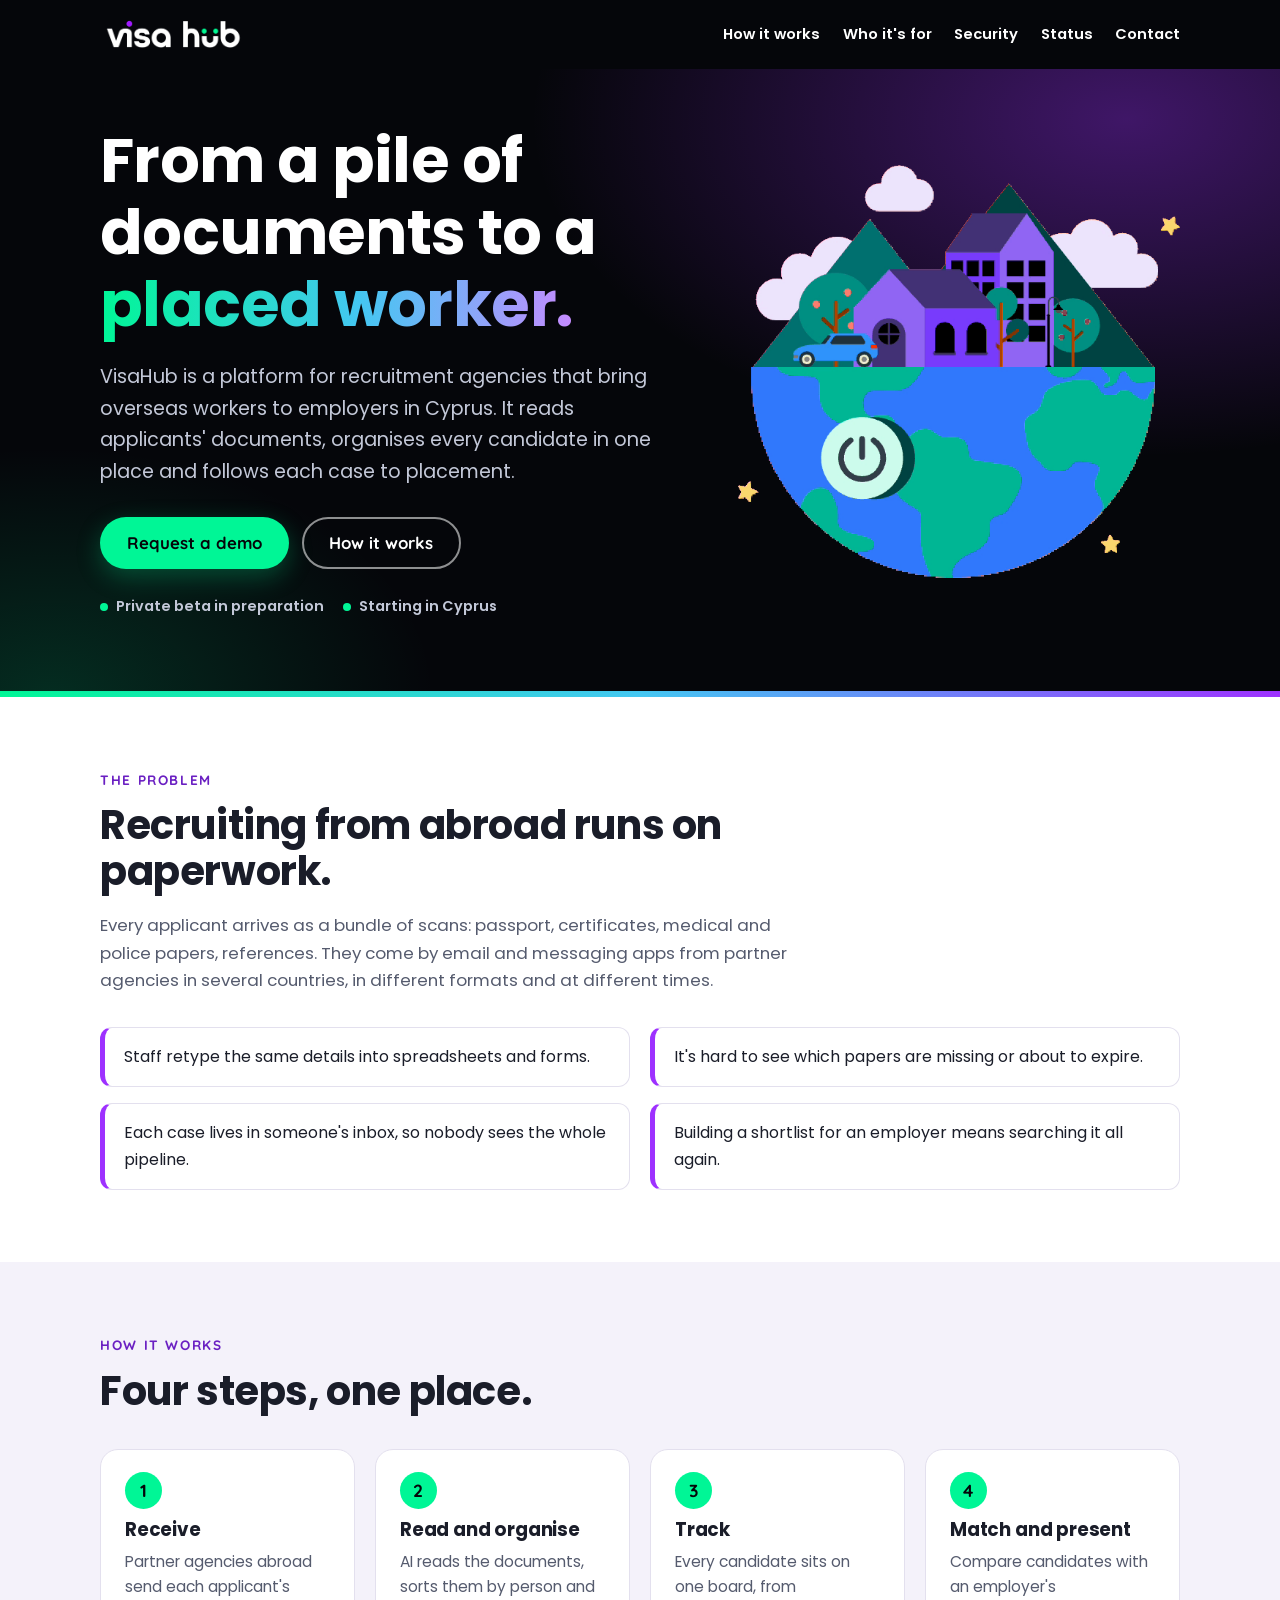
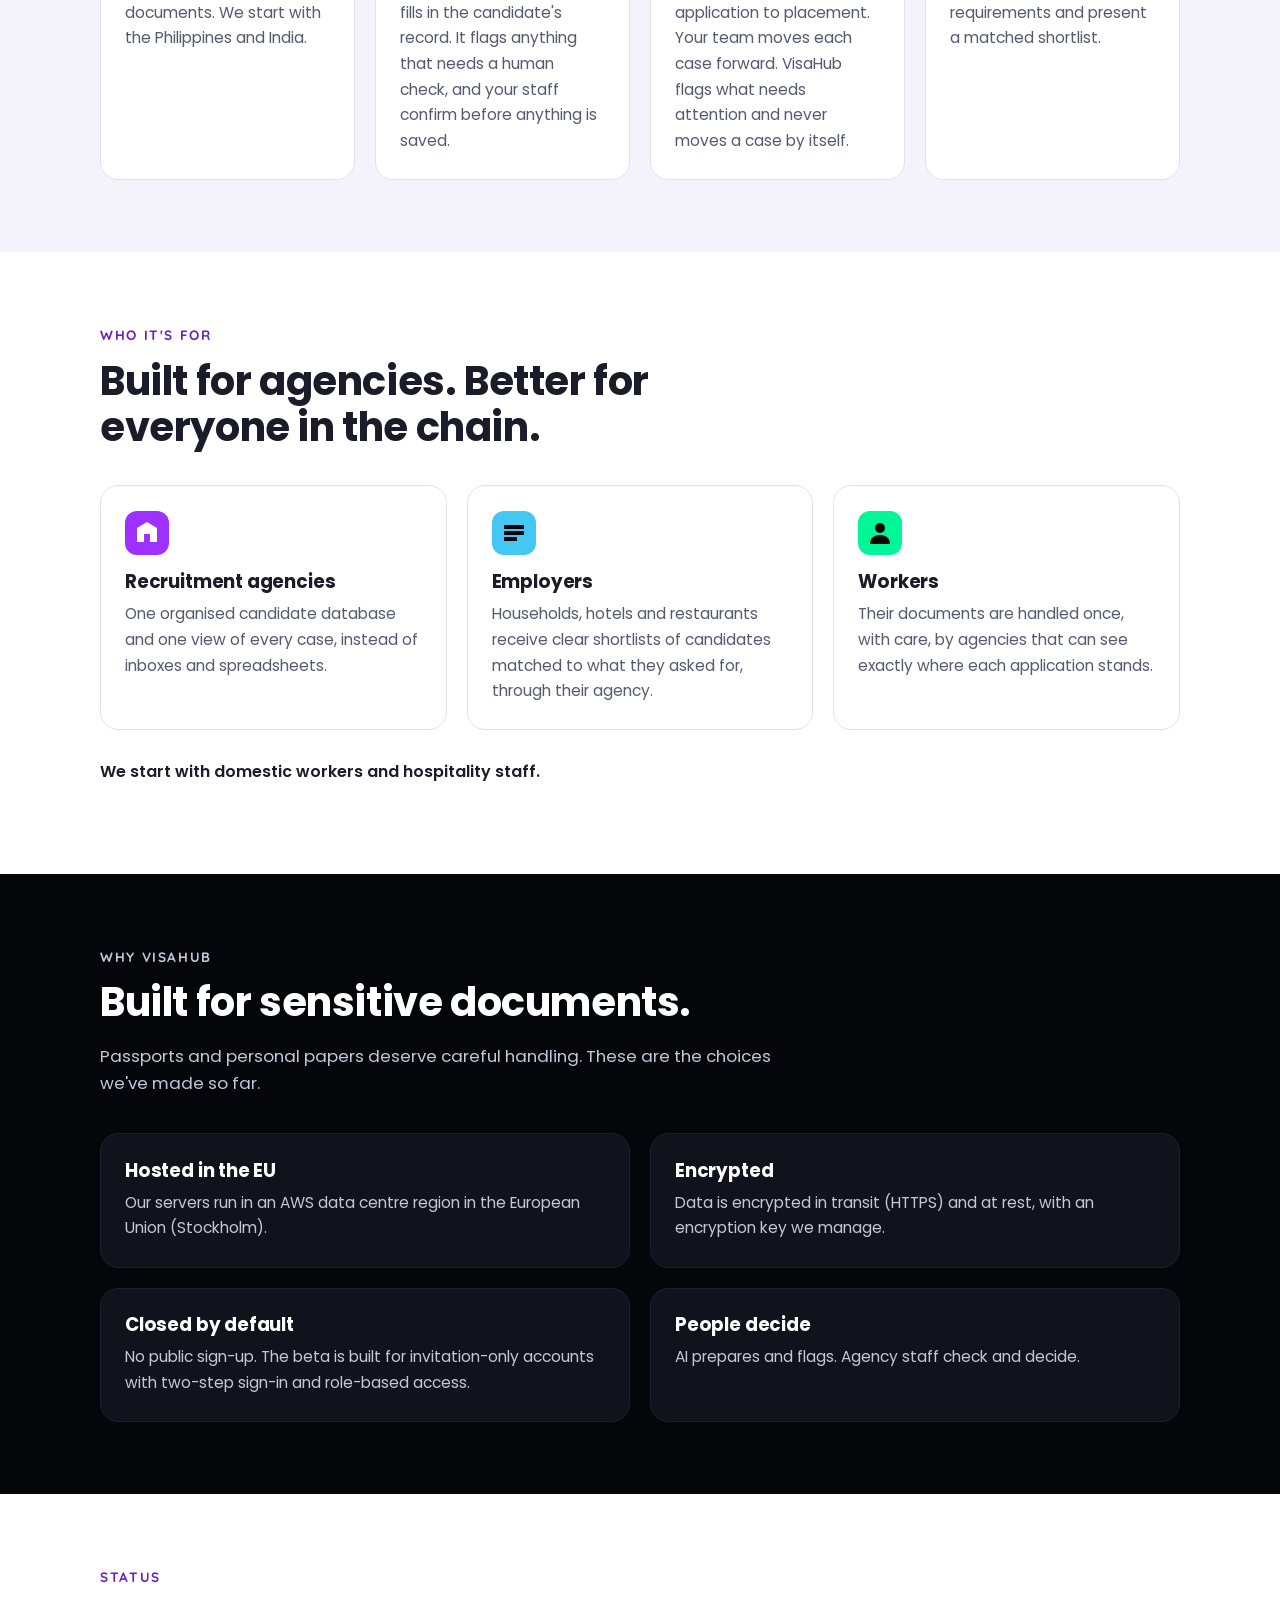
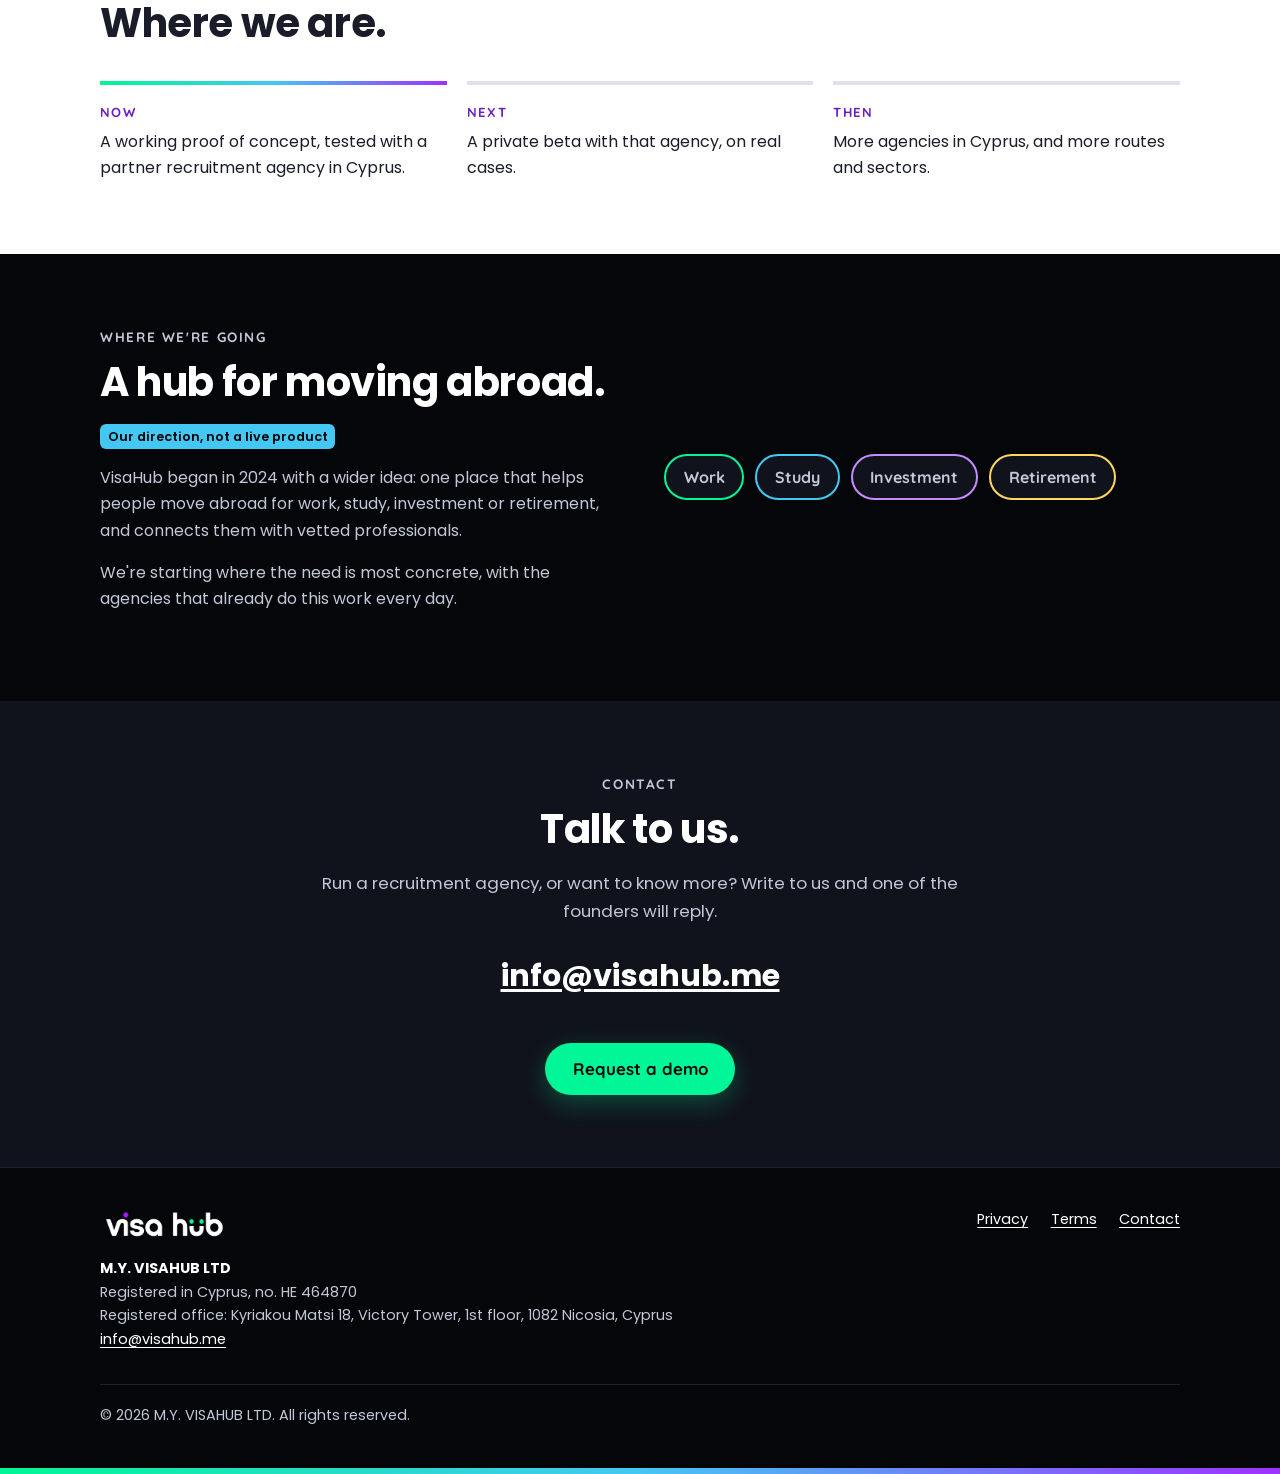
<file: index.html>
<!doctype html>
<html lang="en">
<head>
<meta charset="utf-8">
<meta name="viewport" content="width=device-width, initial-scale=1">
<title>VisaHub: the platform for agencies recruiting overseas workers</title>
<meta name="description" content="VisaHub helps recruitment agencies in Cyprus turn applicants' documents from partner agencies abroad into an organised candidate database, track every case and present matched shortlists to employers.">
<link rel="canonical" href="https://visahub.me/">
<meta name="theme-color" content="#05060a">
<meta property="og:type" content="website">
<meta property="og:site_name" content="VisaHub">
<meta property="og:title" content="VisaHub: from a pile of documents to a placed worker">
<meta property="og:description" content="A platform for recruitment agencies that bring overseas workers to employers in Cyprus.">
<meta property="og:url" content="https://visahub.me/">
<meta property="og:image" content="https://visahub.me/assets/og-image.png">
<meta property="og:image:width" content="1200">
<meta property="og:image:height" content="630">
<meta property="og:image:alt" content="VisaHub: from a pile of documents to a placed worker">
<meta name="twitter:card" content="summary_large_image">
<meta name="twitter:title" content="VisaHub: from a pile of documents to a placed worker">
<meta name="twitter:description" content="A platform for recruitment agencies that bring overseas workers to employers in Cyprus.">
<meta name="twitter:image" content="https://visahub.me/assets/og-image.png">
<link rel="icon" type="image/png" sizes="32x32" href="/assets/favicon-32.png">
<link rel="icon" type="image/png" sizes="192x192" href="/assets/icon-192.png">
<link rel="apple-touch-icon" href="/assets/apple-touch-icon.png">
<link rel="preload" href="/assets/fonts/poppins-latin-700-normal.woff2" as="font" type="font/woff2" crossorigin>
<link rel="stylesheet" href="/assets/site.css">
</head>
<body>
<a class="skip" href="#main">Skip to content</a>

<header class="site-header">
  <div class="wrap">
    <a class="brand" href="/" aria-label="VisaHub home"><img src="/assets/logo.png" width="700" height="175" alt="VisaHub"></a>
    <nav class="nav" aria-label="Main">
      <ul>
        <li><a href="#how">How it works</a></li>
        <li><a href="#who">Who it's for</a></li>
        <li><a href="#security">Security</a></li>
        <li><a href="#status">Status</a></li>
        <li><a href="#contact">Contact</a></li>
      </ul>
    </nav>
  </div>
</header>

<main id="main">

<section class="hero" aria-labelledby="hero-title">
  <div class="wrap">
    <div>
      <h1 id="hero-title">From a pile of documents to a <span class="grad-text">placed worker.</span></h1>
      <p class="lead">VisaHub is a platform for recruitment agencies that bring overseas workers to employers in Cyprus. It reads applicants' documents, organises every candidate in one place and follows each case to placement.</p>
      <div class="btn-row">
        <a class="btn btn-primary" href="mailto:info@visahub.me?subject=VisaHub%20demo%20request">Request a demo</a>
        <a class="btn btn-ghost" href="#how">How it works</a>
      </div>
      <p class="status-line"><span>Private beta in preparation</span><span>Starting in Cyprus</span></p>
    </div>
    <div class="art">
      <div class="globe">
        <img class="night" src="/assets/globe-night.png" width="604" height="564" alt="Illustration: a house, an office building and trees standing on top of a globe.">
        <img class="day" src="/assets/globe-day.png" width="604" height="564" alt="">
        <button class="power" type="button" aria-pressed="false" aria-label="Switch the illustration between night and day"></button>
      </div>
    </div>
  </div>
</section>

<section class="section" id="problem" aria-labelledby="problem-title">
  <div class="wrap">
    <p class="eyebrow">The problem</p>
    <h2 id="problem-title">Recruiting from abroad runs on paperwork.</h2>
    <p class="intro">Every applicant arrives as a bundle of scans: passport, certificates, medical and police papers, references. They come by email and messaging apps from partner agencies in several countries, in different formats and at different times.</p>
    <ul class="pain">
      <li>Staff retype the same details into spreadsheets and forms.</li>
      <li>It's hard to see which papers are missing or about to expire.</li>
      <li>Each case lives in someone's inbox, so nobody sees the whole pipeline.</li>
      <li>Building a shortlist for an employer means searching it all again.</li>
    </ul>
  </div>
</section>

<section class="section mist" id="how" aria-labelledby="how-title">
  <div class="wrap">
    <p class="eyebrow">How it works</p>
    <h2 id="how-title">Four steps, one place.</h2>
    <ol class="grid four steps">
      <li class="card">
        <h3>Receive</h3>
        <p>Partner agencies abroad send each applicant's documents. We start with the Philippines and India.</p>
      </li>
      <li class="card">
        <h3>Read and organise</h3>
        <p>AI reads the documents, sorts them by person and fills in the candidate's record. It flags anything that needs a human check, and your staff confirm before anything is saved.</p>
      </li>
      <li class="card">
        <h3>Track</h3>
        <p>Every candidate sits on one board, from application to placement. Your team moves each case forward. VisaHub flags what needs attention and never moves a case by itself.</p>
      </li>
      <li class="card">
        <h3>Match and present</h3>
        <p>Compare candidates with an employer's requirements and present a matched shortlist.</p>
      </li>
    </ol>
  </div>
</section>

<section class="section" id="who" aria-labelledby="who-title">
  <div class="wrap">
    <p class="eyebrow">Who it's for</p>
    <h2 id="who-title">Built for agencies. Better for everyone in the chain.</h2>
    <ul class="grid three">
      <li class="card">
        <svg class="icon" viewBox="0 0 44 44" aria-hidden="true"><rect width="44" height="44" rx="12" fill="#9e31ff"/><path d="M12 31V17l10-6 10 6v14h-7v-8h-6v8z" fill="#fff"/></svg>
        <h3>Recruitment agencies</h3>
        <p>One organised candidate database and one view of every case, instead of inboxes and spreadsheets.</p>
      </li>
      <li class="card">
        <svg class="icon" viewBox="0 0 44 44" aria-hidden="true"><rect width="44" height="44" rx="12" fill="#44c7f2"/><path d="M12 14h20v4H12zm0 6h20v4H12zm0 6h13v4H12z" fill="#05060a"/></svg>
        <h3>Employers</h3>
        <p>Households, hotels and restaurants receive clear shortlists of candidates matched to what they asked for, through their agency.</p>
      </li>
      <li class="card">
        <svg class="icon" viewBox="0 0 44 44" aria-hidden="true"><rect width="44" height="44" rx="12" fill="#00f696"/><circle cx="22" cy="17" r="5" fill="#05060a"/><path d="M12 33c0-6 4.5-9 10-9s10 3 10 9z" fill="#05060a"/></svg>
        <h3>Workers</h3>
        <p>Their documents are handled once, with care, by agencies that can see exactly where each application stands.</p>
      </li>
    </ul>
    <p class="note">We start with domestic workers and hospitality staff.</p>
  </div>
</section>

<section class="section dark" id="security" aria-labelledby="security-title">
  <div class="wrap">
    <p class="eyebrow">Why VisaHub</p>
    <h2 id="security-title">Built for sensitive documents.</h2>
    <p class="intro">Passports and personal papers deserve careful handling. These are the choices we've made so far.</p>
    <ul class="grid two">
      <li class="card">
        <h3>Hosted in the EU</h3>
        <p>Our servers run in an AWS data centre region in the European Union (Stockholm).</p>
      </li>
      <li class="card">
        <h3>Encrypted</h3>
        <p>Data is encrypted in transit (HTTPS) and at rest, with an encryption key we manage.</p>
      </li>
      <li class="card">
        <h3>Closed by default</h3>
        <p>No public sign-up. The beta is built for invitation-only accounts with two-step sign-in and role-based access.</p>
      </li>
      <li class="card">
        <h3>People decide</h3>
        <p>AI prepares and flags. Agency staff check and decide.</p>
      </li>
    </ul>
  </div>
</section>

<section class="section" id="status" aria-labelledby="status-title">
  <div class="wrap">
    <p class="eyebrow">Status</p>
    <h2 id="status-title">Where we are.</h2>
    <ol class="timeline">
      <li class="now"><span class="when">Now</span><p>A working proof of concept, tested with a partner recruitment agency in Cyprus.</p></li>
      <li><span class="when">Next</span><p>A private beta with that agency, on real cases.</p></li>
      <li><span class="when">Then</span><p>More agencies in Cyprus, and more routes and sectors.</p></li>
    </ol>
  </div>
</section>

<section class="section dark vision" id="vision" aria-labelledby="vision-title">
  <div class="wrap">
    <div>
      <p class="eyebrow">Where we're going</p>
      <h2 id="vision-title">A hub for moving abroad.</h2>
      <span class="tag">Our direction, not a live product</span>
      <p>VisaHub began in 2024 with a wider idea: one place that helps people move abroad for work, study, investment or retirement, and connects them with vetted professionals.</p>
      <p>We're starting where the need is most concrete, with the agencies that already do this work every day.</p>
    </div>
    <ul class="pills" aria-label="Reasons people move abroad">
      <li>Work</li>
      <li>Study</li>
      <li>Investment</li>
      <li>Retirement</li>
    </ul>
  </div>
</section>

<section class="section dark contact" id="contact" aria-labelledby="contact-title">
  <div class="wrap">
    <p class="eyebrow">Contact</p>
    <h2 id="contact-title">Talk to us.</h2>
    <p class="intro">Run a recruitment agency, or want to know more? Write to us and one of the founders will reply.</p>
    <p><a class="mail" href="mailto:info@visahub.me">info@visahub.me</a></p>
    <div class="btn-row">
      <a class="btn btn-primary" href="mailto:info@visahub.me?subject=VisaHub%20demo%20request">Request a demo</a>
    </div>
  </div>
</section>

</main>

<footer class="site-footer">
  <div class="wrap">
    <div>
      <img src="/assets/logo.png" width="700" height="175" alt="VisaHub">
      <address>
        <strong>M.Y. VISAHUB LTD</strong><br>
        Registered in Cyprus, no. HE 464870<br>
        Registered office: Kyriakou Matsi 18, Victory Tower, 1st floor, 1082 Nicosia, Cyprus<br>
        <a href="mailto:info@visahub.me">info@visahub.me</a>
      </address>
    </div>
    <nav aria-label="Footer">
      <ul>
        <li><a href="/privacy.html">Privacy</a></li>
        <li><a href="/terms.html">Terms</a></li>
        <li><a href="#contact">Contact</a></li>
      </ul>
    </nav>
    <p class="copy">© 2026 M.Y. VISAHUB LTD. All rights reserved.</p>
  </div>
  <div class="bar"></div>
</footer>

<script src="/assets/site.js" defer></script>
</body>
</html>
</file>
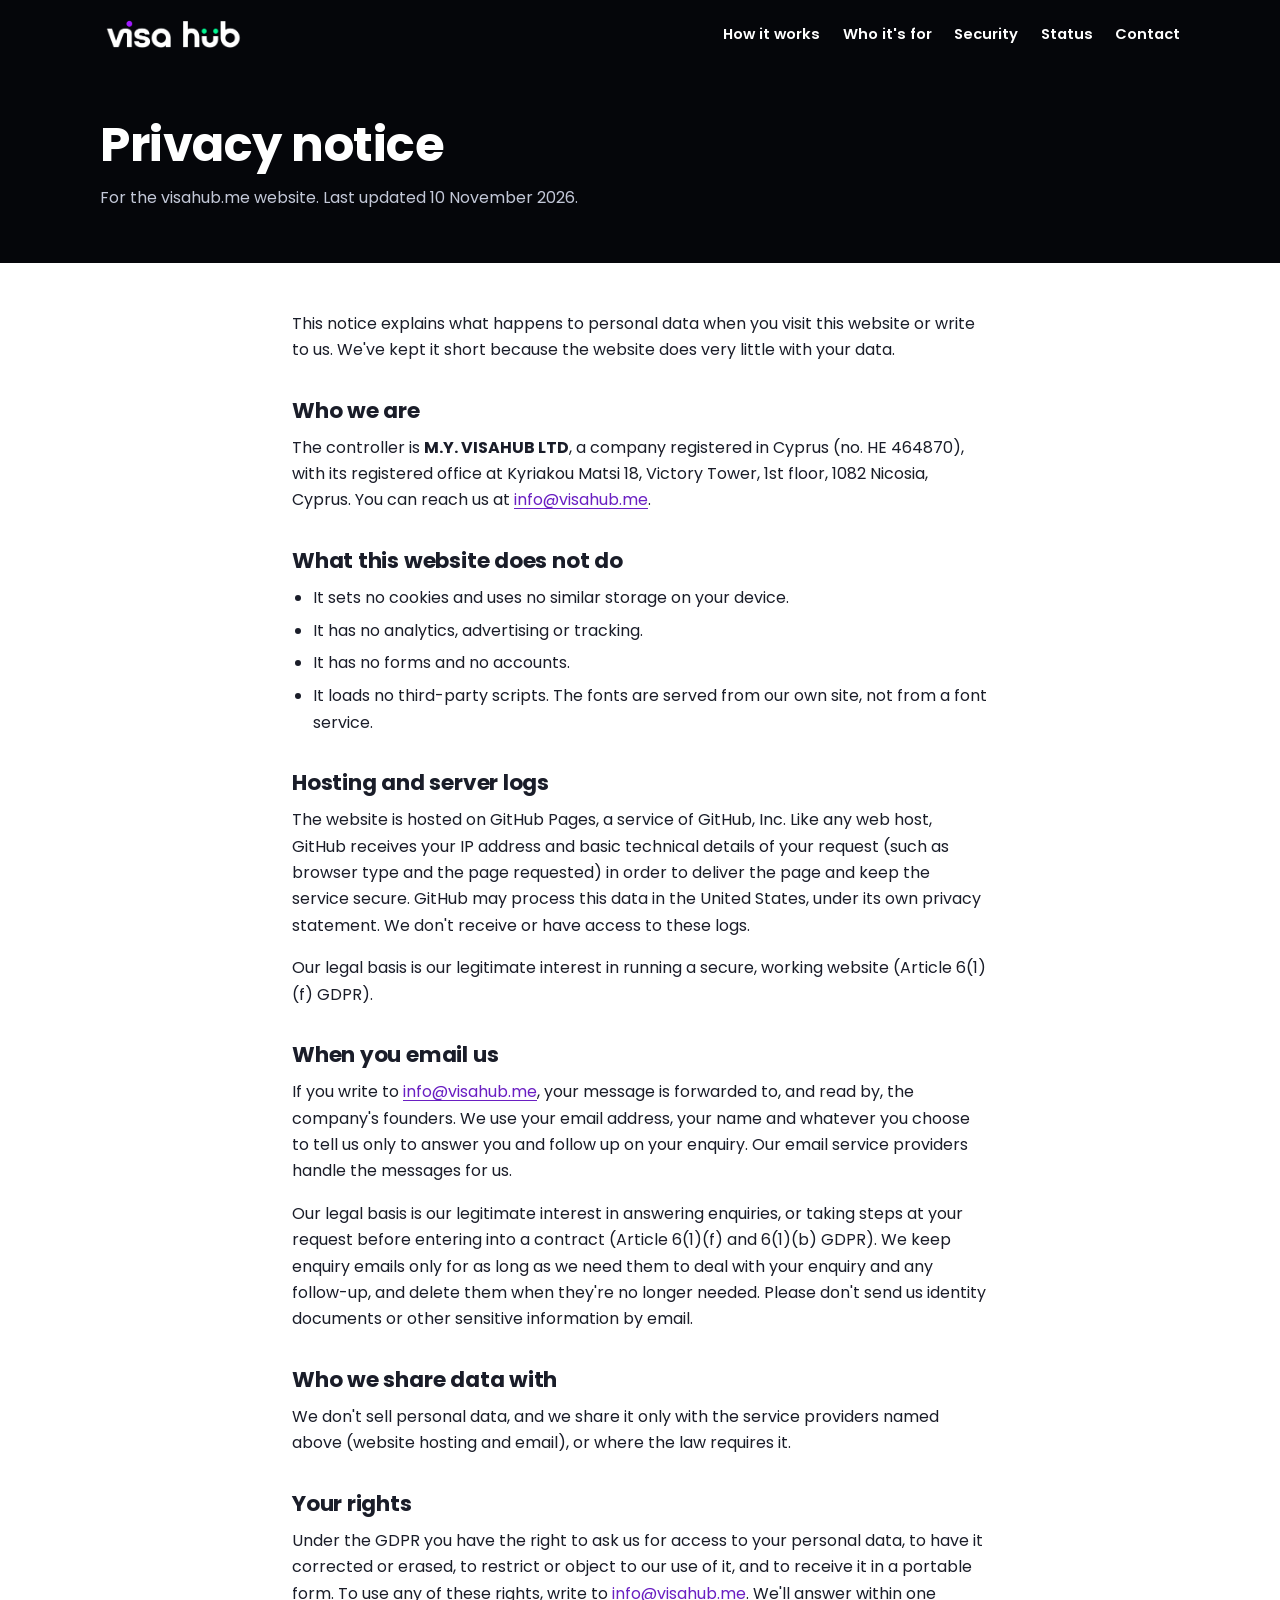
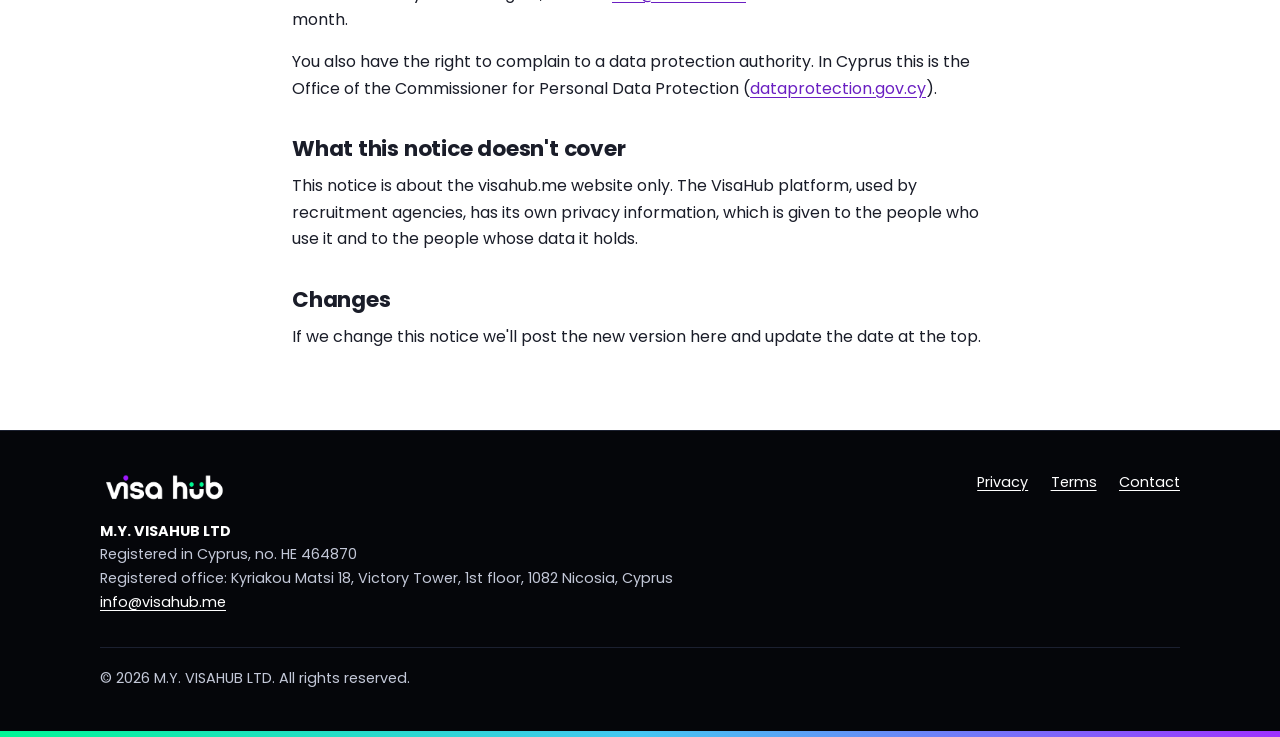
<file: privacy.html>
<!doctype html>
<html lang="en">
<head>
<meta charset="utf-8">
<meta name="viewport" content="width=device-width, initial-scale=1">
<title>Privacy notice | VisaHub</title>
<meta name="description" content="How M.Y. VISAHUB LTD handles personal data on the visahub.me website.">
<link rel="canonical" href="https://visahub.me/privacy.html">
<meta name="theme-color" content="#05060a">
<meta property="og:type" content="website">
<meta property="og:site_name" content="VisaHub">
<meta property="og:title" content="Privacy notice | VisaHub">
<meta property="og:description" content="How M.Y. VISAHUB LTD handles personal data on the visahub.me website.">
<meta property="og:image" content="https://visahub.me/assets/og-image.png">
<meta name="twitter:card" content="summary_large_image">
<link rel="icon" type="image/png" sizes="32x32" href="/assets/favicon-32.png">
<link rel="icon" type="image/png" sizes="192x192" href="/assets/icon-192.png">
<link rel="apple-touch-icon" href="/assets/apple-touch-icon.png">
<link rel="stylesheet" href="/assets/site.css">
</head>
<body>
<a class="skip" href="#main">Skip to content</a>

<header class="site-header">
  <div class="wrap">
    <a class="brand" href="/" aria-label="VisaHub home"><img src="/assets/logo.png" width="700" height="175" alt="VisaHub"></a>
    <nav class="nav" aria-label="Main">
      <ul>
        <li><a href="/#how">How it works</a></li>
        <li><a href="/#who">Who it's for</a></li>
        <li><a href="/#security">Security</a></li>
        <li><a href="/#status">Status</a></li>
        <li><a href="/#contact">Contact</a></li>
      </ul>
    </nav>
  </div>
</header>

<main id="main">

<div class="page-head"><div class="wrap">
  <h1>Privacy notice</h1>
  <p>For the visahub.me website. Last updated 10 November 2026.</p>
</div></div>
<div class="wrap prose">
  <p>This notice explains what happens to personal data when you visit this website or write to us. We've kept it short because the website does very little with your data.</p>

  <h2>Who we are</h2>
  <p>The controller is <strong>M.Y. VISAHUB LTD</strong>, a company registered in Cyprus (no. HE 464870), with its registered office at Kyriakou Matsi 18, Victory Tower, 1st floor, 1082 Nicosia, Cyprus. You can reach us at <a href="mailto:info@visahub.me">info@visahub.me</a>.</p>

  <h2>What this website does not do</h2>
  <ul>
    <li>It sets no cookies and uses no similar storage on your device.</li>
    <li>It has no analytics, advertising or tracking.</li>
    <li>It has no forms and no accounts.</li>
    <li>It loads no third-party scripts. The fonts are served from our own site, not from a font service.</li>
  </ul>

  <h2>Hosting and server logs</h2>
  <p>The website is hosted on GitHub Pages, a service of GitHub, Inc. Like any web host, GitHub receives your IP address and basic technical details of your request (such as browser type and the page requested) in order to deliver the page and keep the service secure. GitHub may process this data in the United States, under its own privacy statement. We don't receive or have access to these logs.</p>
  <p>Our legal basis is our legitimate interest in running a secure, working website (Article 6(1)(f) GDPR).</p>

  <h2>When you email us</h2>
  <p>If you write to <a href="mailto:info@visahub.me">info@visahub.me</a>, your message is forwarded to, and read by, the company's founders. We use your email address, your name and whatever you choose to tell us only to answer you and follow up on your enquiry. Our email service providers handle the messages for us.</p>
  <p>Our legal basis is our legitimate interest in answering enquiries, or taking steps at your request before entering into a contract (Article 6(1)(f) and 6(1)(b) GDPR). We keep enquiry emails only for as long as we need them to deal with your enquiry and any follow-up, and delete them when they're no longer needed. Please don't send us identity documents or other sensitive information by email.</p>

  <h2>Who we share data with</h2>
  <p>We don't sell personal data, and we share it only with the service providers named above (website hosting and email), or where the law requires it.</p>

  <h2>Your rights</h2>
  <p>Under the GDPR you have the right to ask us for access to your personal data, to have it corrected or erased, to restrict or object to our use of it, and to receive it in a portable form. To use any of these rights, write to <a href="mailto:info@visahub.me">info@visahub.me</a>. We'll answer within one month.</p>
  <p>You also have the right to complain to a data protection authority. In Cyprus this is the Office of the Commissioner for Personal Data Protection (<a href="https://www.dataprotection.gov.cy/" rel="noopener">dataprotection.gov.cy</a>).</p>

  <h2>What this notice doesn't cover</h2>
  <p>This notice is about the visahub.me website only. The VisaHub platform, used by recruitment agencies, has its own privacy information, which is given to the people who use it and to the people whose data it holds.</p>

  <h2>Changes</h2>
  <p>If we change this notice we'll post the new version here and update the date at the top.</p>
</div>
</main>

<footer class="site-footer">
  <div class="wrap">
    <div>
      <img src="/assets/logo.png" width="700" height="175" alt="VisaHub">
      <address>
        <strong>M.Y. VISAHUB LTD</strong><br>
        Registered in Cyprus, no. HE 464870<br>
        Registered office: Kyriakou Matsi 18, Victory Tower, 1st floor, 1082 Nicosia, Cyprus<br>
        <a href="mailto:info@visahub.me">info@visahub.me</a>
      </address>
    </div>
    <nav aria-label="Footer">
      <ul>
        <li><a href="/privacy.html">Privacy</a></li>
        <li><a href="/terms.html">Terms</a></li>
        <li><a href="/#contact">Contact</a></li>
      </ul>
    </nav>
    <p class="copy">© 2026 M.Y. VISAHUB LTD. All rights reserved.</p>
  </div>
  <div class="bar"></div>
</footer>
</body>
</html>
</file>
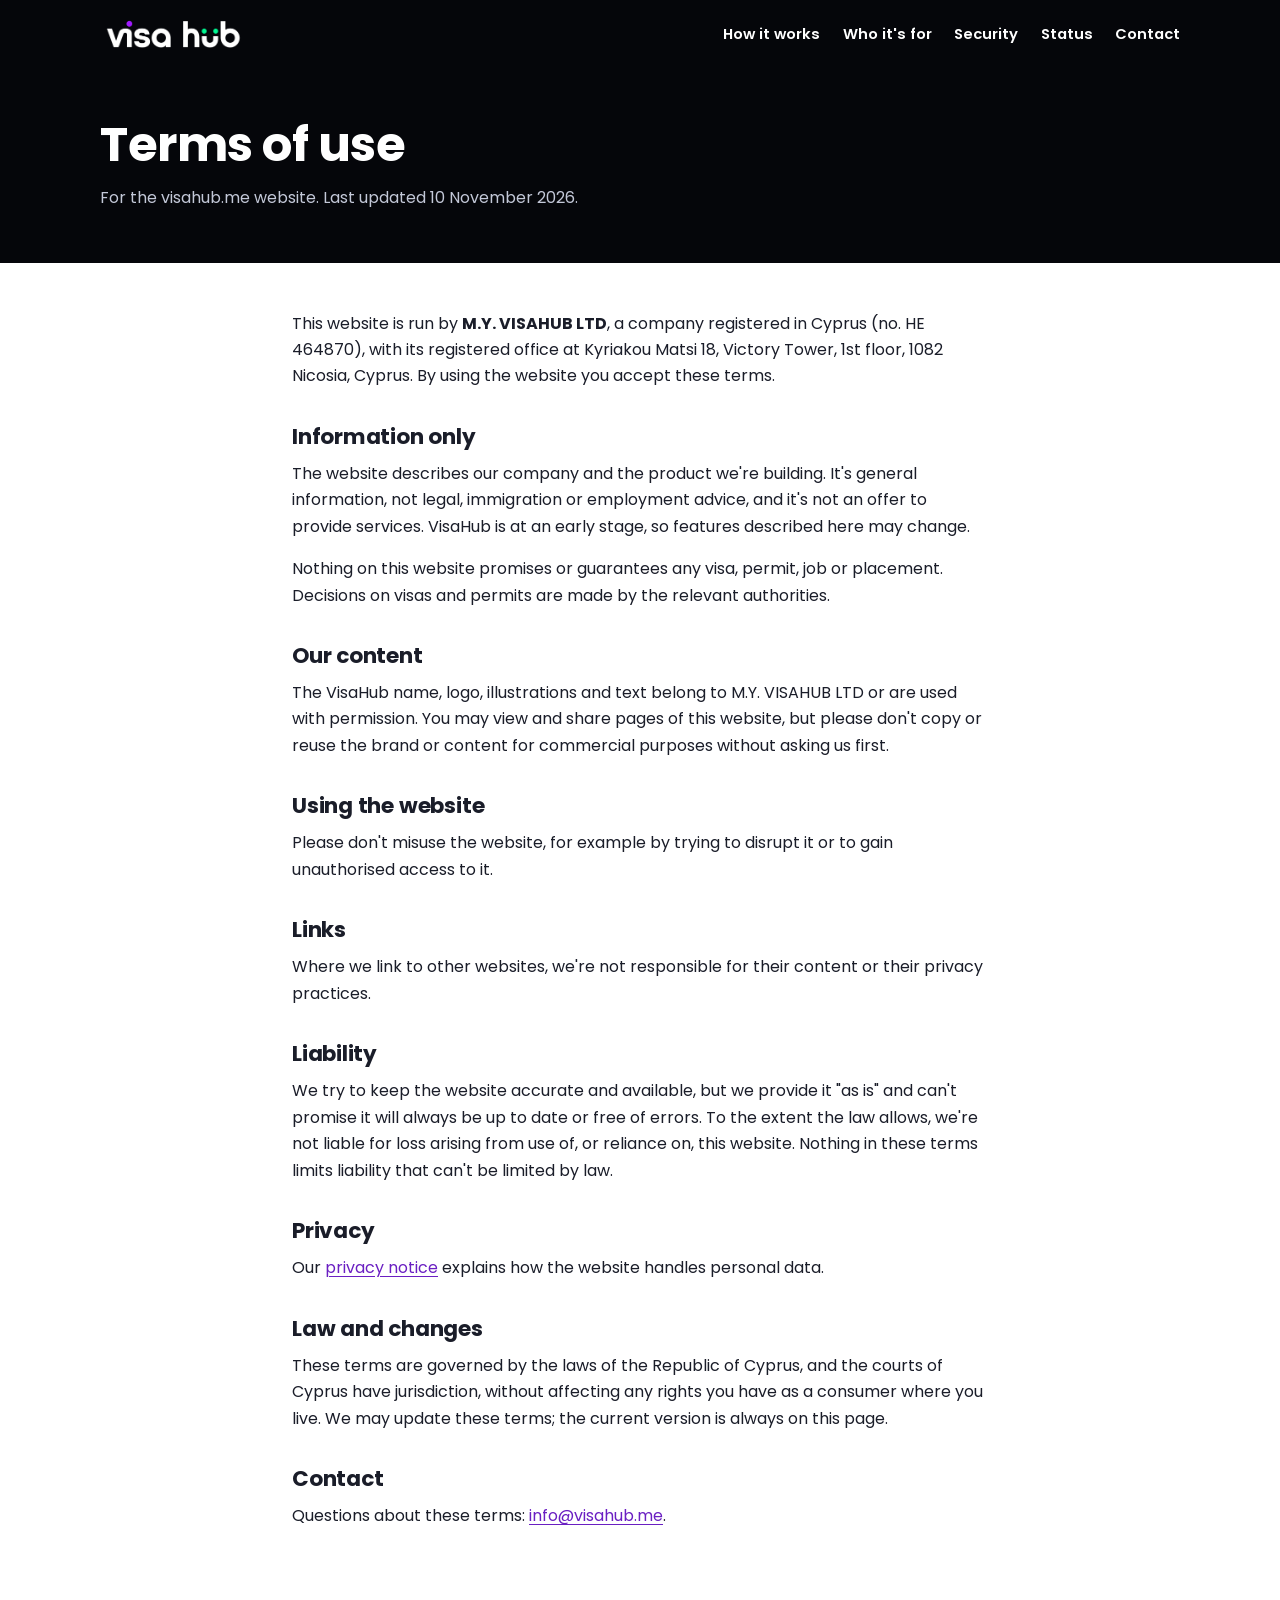
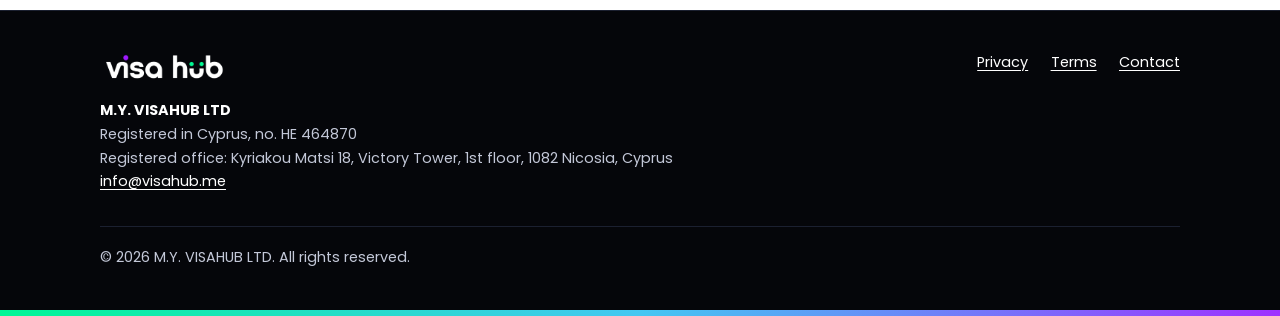
<file: terms.html>
<!doctype html>
<html lang="en">
<head>
<meta charset="utf-8">
<meta name="viewport" content="width=device-width, initial-scale=1">
<title>Terms of use | VisaHub</title>
<meta name="description" content="Terms of use for the visahub.me website.">
<link rel="canonical" href="https://visahub.me/terms.html">
<meta name="theme-color" content="#05060a">
<meta property="og:type" content="website">
<meta property="og:site_name" content="VisaHub">
<meta property="og:title" content="Terms of use | VisaHub">
<meta property="og:description" content="Terms of use for the visahub.me website.">
<meta property="og:image" content="https://visahub.me/assets/og-image.png">
<meta name="twitter:card" content="summary_large_image">
<link rel="icon" type="image/png" sizes="32x32" href="/assets/favicon-32.png">
<link rel="icon" type="image/png" sizes="192x192" href="/assets/icon-192.png">
<link rel="apple-touch-icon" href="/assets/apple-touch-icon.png">
<link rel="stylesheet" href="/assets/site.css">
</head>
<body>
<a class="skip" href="#main">Skip to content</a>

<header class="site-header">
  <div class="wrap">
    <a class="brand" href="/" aria-label="VisaHub home"><img src="/assets/logo.png" width="700" height="175" alt="VisaHub"></a>
    <nav class="nav" aria-label="Main">
      <ul>
        <li><a href="/#how">How it works</a></li>
        <li><a href="/#who">Who it's for</a></li>
        <li><a href="/#security">Security</a></li>
        <li><a href="/#status">Status</a></li>
        <li><a href="/#contact">Contact</a></li>
      </ul>
    </nav>
  </div>
</header>

<main id="main">

<div class="page-head"><div class="wrap">
  <h1>Terms of use</h1>
  <p>For the visahub.me website. Last updated 10 November 2026.</p>
</div></div>
<div class="wrap prose">
  <p>This website is run by <strong>M.Y. VISAHUB LTD</strong>, a company registered in Cyprus (no. HE 464870), with its registered office at Kyriakou Matsi 18, Victory Tower, 1st floor, 1082 Nicosia, Cyprus. By using the website you accept these terms.</p>

  <h2>Information only</h2>
  <p>The website describes our company and the product we're building. It's general information, not legal, immigration or employment advice, and it's not an offer to provide services. VisaHub is at an early stage, so features described here may change.</p>
  <p>Nothing on this website promises or guarantees any visa, permit, job or placement. Decisions on visas and permits are made by the relevant authorities.</p>

  <h2>Our content</h2>
  <p>The VisaHub name, logo, illustrations and text belong to M.Y. VISAHUB LTD or are used with permission. You may view and share pages of this website, but please don't copy or reuse the brand or content for commercial purposes without asking us first.</p>

  <h2>Using the website</h2>
  <p>Please don't misuse the website, for example by trying to disrupt it or to gain unauthorised access to it.</p>

  <h2>Links</h2>
  <p>Where we link to other websites, we're not responsible for their content or their privacy practices.</p>

  <h2>Liability</h2>
  <p>We try to keep the website accurate and available, but we provide it "as is" and can't promise it will always be up to date or free of errors. To the extent the law allows, we're not liable for loss arising from use of, or reliance on, this website. Nothing in these terms limits liability that can't be limited by law.</p>

  <h2>Privacy</h2>
  <p>Our <a href="/privacy.html">privacy notice</a> explains how the website handles personal data.</p>

  <h2>Law and changes</h2>
  <p>These terms are governed by the laws of the Republic of Cyprus, and the courts of Cyprus have jurisdiction, without affecting any rights you have as a consumer where you live. We may update these terms; the current version is always on this page.</p>

  <h2>Contact</h2>
  <p>Questions about these terms: <a href="mailto:info@visahub.me">info@visahub.me</a>.</p>
</div>
</main>

<footer class="site-footer">
  <div class="wrap">
    <div>
      <img src="/assets/logo.png" width="700" height="175" alt="VisaHub">
      <address>
        <strong>M.Y. VISAHUB LTD</strong><br>
        Registered in Cyprus, no. HE 464870<br>
        Registered office: Kyriakou Matsi 18, Victory Tower, 1st floor, 1082 Nicosia, Cyprus<br>
        <a href="mailto:info@visahub.me">info@visahub.me</a>
      </address>
    </div>
    <nav aria-label="Footer">
      <ul>
        <li><a href="/privacy.html">Privacy</a></li>
        <li><a href="/terms.html">Terms</a></li>
        <li><a href="/#contact">Contact</a></li>
      </ul>
    </nav>
    <p class="copy">© 2026 M.Y. VISAHUB LTD. All rights reserved.</p>
  </div>
  <div class="bar"></div>
</footer>
</body>
</html>
</file>
<file: assets/site.css>
/* visahub.me. Brand by Orestis Savva (RedToast Digital Hub). Fonts are self-hosted (SIL OFL). */
@font-face { font-family: "Poppins"; font-weight: 400; font-style: normal; font-display: swap; src: url("fonts/poppins-latin-400-normal.woff2") format("woff2"); }
@font-face { font-family: "Poppins"; font-weight: 600; font-style: normal; font-display: swap; src: url("fonts/poppins-latin-600-normal.woff2") format("woff2"); }
@font-face { font-family: "Poppins"; font-weight: 700; font-style: normal; font-display: swap; src: url("fonts/poppins-latin-700-normal.woff2") format("woff2"); }
@font-face { font-family: "Quicksand"; font-weight: 700; font-style: normal; font-display: swap; src: url("fonts/quicksand-latin-700-normal.woff2") format("woff2"); }

:root {
  --purple: #9e31ff;
  --purple-deep: #6a1fc2;
  --purple-soft: #c58bff;
  --green: #00f696;
  --blue: #44c7f2;
  --ink: #05060a;
  --ink-2: #10131c;
  --ink-3: #1b2030;
  --paper: #ffffff;
  --mist: #f4f2fa;
  --text: #1a1d29;
  --muted: #555b6e;
  --on-dark: #ffffff;
  --on-dark-muted: #c3c8d8;
  --line: #e3e0ee;
  --grad: linear-gradient(90deg, var(--green) 0%, var(--blue) 50%, var(--purple) 100%);
  --wrap: 1120px;
  --radius: 18px;
}

*, *::before, *::after { box-sizing: border-box; }
html { scroll-behavior: smooth; -webkit-text-size-adjust: 100%; }
body {
  margin: 0;
  font-family: "Poppins", system-ui, -apple-system, "Segoe UI", Roboto, sans-serif;
  font-size: 1rem;
  line-height: 1.65;
  color: var(--text);
  background: var(--paper);
  overflow-wrap: break-word;
}
img { max-width: 100%; height: auto; }
a { color: var(--purple-deep); text-underline-offset: 3px; }
a:hover { text-decoration-thickness: 2px; }
:focus-visible { outline: 3px solid var(--blue); outline-offset: 3px; border-radius: 4px; }
h1, h2, h3 { line-height: 1.15; margin: 0; font-weight: 700; letter-spacing: -0.01em; }
p { margin: 0 0 1rem; }
ul, ol { margin: 0; padding: 0; }

.wrap { width: 100%; max-width: var(--wrap); margin: 0 auto; padding: 0 1.25rem; }
.skip {
  position: absolute; left: 1rem; top: -4rem; z-index: 20;
  background: var(--green); color: var(--ink); font-weight: 600;
  padding: .6rem 1rem; border-radius: 8px; text-decoration: none;
}
.skip:focus { top: 1rem; }

/* Header */
.site-header { background: var(--ink); color: var(--on-dark); }
.site-header .wrap {
  display: flex; align-items: center; justify-content: space-between;
  flex-wrap: wrap; gap: .5rem 1.5rem; padding-top: 1rem; padding-bottom: 1rem;
}
.brand { display: inline-flex; }
.brand img { display: block; width: 148px; height: 37px; }
.nav ul { display: flex; flex-wrap: wrap; gap: .25rem 1.4rem; list-style: none; }
.nav a {
  color: var(--on-dark); text-decoration: none; font-weight: 600; font-size: .92rem;
  display: inline-block; padding: .35rem 0;
}
.nav a:hover { color: var(--green); }

/* Buttons */
.btn {
  display: inline-block; font-family: "Quicksand", "Poppins", sans-serif; font-weight: 700;
  font-size: 1.05rem; line-height: 1.2; text-decoration: none;
  padding: .85em 1.5em; border-radius: 999px; border: 2px solid transparent;
  transition: transform .15s ease, box-shadow .15s ease;
}
.btn-primary { background: var(--green); color: var(--ink); box-shadow: 0 8px 24px rgba(0, 246, 150, .25); }
.btn-primary:hover { transform: translateY(-2px); box-shadow: 0 12px 28px rgba(0, 246, 150, .35); }
.btn-ghost { color: var(--on-dark); border-color: rgba(255, 255, 255, .55); }
.btn-ghost:hover { border-color: var(--on-dark); }
.btn-row { display: flex; flex-wrap: wrap; gap: .8rem; }

/* Hero */
.hero {
  background:
    radial-gradient(60rem 34rem at 88% 8%, rgba(158, 49, 255, .38), transparent 62%),
    radial-gradient(40rem 26rem at 4% 100%, rgba(0, 246, 150, .16), transparent 60%),
    var(--ink);
  color: var(--on-dark);
  position: relative;
}
.hero::after { content: ""; display: block; height: 6px; background: var(--grad); }
.hero .wrap {
  display: grid; grid-template-columns: 1.15fr .85fr; align-items: center; gap: 2.5rem;
  padding-top: 3.5rem; padding-bottom: 4.5rem;
}
.hero h1 { font-size: clamp(2.2rem, 5.2vw, 3.9rem); margin-bottom: 1.3rem; }
.grad-text {
  background: linear-gradient(90deg, var(--green), var(--blue) 55%, var(--purple-soft));
  -webkit-background-clip: text; background-clip: text; color: transparent;
}
.lead { font-size: clamp(1.02rem, 1.5vw, 1.2rem); color: var(--on-dark-muted); max-width: 36rem; margin-bottom: 1.8rem; }
.hero .status-line {
  margin: 1.6rem 0 0; font-size: .9rem; font-weight: 600; color: var(--on-dark-muted);
  display: flex; flex-wrap: wrap; gap: .4rem 1.2rem;
}
.hero .status-line span::before {
  content: ""; display: inline-block; width: .55em; height: .55em; border-radius: 50%;
  background: var(--green); margin-right: .55em;
}

.art { position: relative; display: flex; justify-content: center; }
.globe { position: relative; width: min(460px, 100%); aspect-ratio: 604 / 564; }
.globe img { position: absolute; inset: 0; width: 100%; height: 100%; transition: opacity .8s ease; }
.globe .day { opacity: 0; }
.globe.is-day .day { opacity: 1; }
.power {
  position: absolute; left: 18.5%; top: 61%; width: 19%; aspect-ratio: 1;
  border: 0; border-radius: 50%; background: transparent; cursor: pointer; padding: 0;
}
.power:focus-visible { outline: 3px solid #fff; outline-offset: 3px; border-radius: 50%; }

/* Sections */
.section { padding: 4.5rem 0; }
.section.mist { background: var(--mist); }
.section.dark { background: var(--ink); color: var(--on-dark); }
.section.dark p, .section.dark li { color: var(--on-dark-muted); }
.eyebrow {
  font-family: "Quicksand", "Poppins", sans-serif; font-weight: 700; font-size: .85rem;
  letter-spacing: .12em; text-transform: uppercase; color: var(--purple-deep); margin: 0 0 .7rem;
}
.dark .eyebrow { color: var(--green); }
.section h2 { font-size: clamp(1.7rem, 3.4vw, 2.5rem); margin-bottom: 1.1rem; max-width: 24ch; }
.intro { max-width: 44rem; color: var(--muted); font-size: 1.05rem; }
.dark .intro { color: var(--on-dark-muted); }

.grid { display: grid; gap: 1.25rem; margin-top: 2.2rem; list-style: none; }
.grid.two { grid-template-columns: repeat(2, 1fr); }
.grid.three { grid-template-columns: repeat(3, 1fr); }
.grid.four { grid-template-columns: repeat(4, 1fr); }

.card {
  background: var(--paper); border: 1px solid var(--line); border-radius: var(--radius);
  padding: 1.6rem 1.5rem; position: relative;
}
.card h3 { font-size: 1.15rem; margin-bottom: .55rem; }
.card p { margin: 0; color: var(--muted); font-size: .97rem; }
.dark .card { background: var(--ink-2); border-color: var(--ink-3); }
.dark .card h3 { color: var(--on-dark); }
.dark .card p { color: var(--on-dark-muted); }

.pain { list-style: none; display: grid; grid-template-columns: repeat(2, 1fr); gap: 1rem 1.25rem; margin-top: 2rem; }
.pain li {
  background: var(--paper); border: 1px solid var(--line); border-left: 5px solid var(--purple);
  border-radius: 12px; padding: 1rem 1.2rem; color: var(--text);
}

.steps { counter-reset: step; }
.steps .card { padding-top: 4.3rem; }
.steps .card::before {
  counter-increment: step; content: counter(step);
  position: absolute; top: 1.4rem; left: 1.5rem;
  width: 2.3rem; height: 2.3rem; border-radius: 50%;
  display: grid; place-items: center;
  font-family: "Quicksand", "Poppins", sans-serif; font-weight: 700; font-size: 1.1rem;
  background: var(--green); color: var(--ink);
}

.icon { width: 44px; height: 44px; display: block; margin-bottom: 1rem; }
.note { margin-top: 1.8rem; font-weight: 600; }

.timeline { list-style: none; margin-top: 2.2rem; display: grid; grid-template-columns: repeat(3, 1fr); gap: 1.25rem; }
.timeline li { border-top: 4px solid var(--line); padding-top: 1.1rem; }
.timeline li.now { border-image: var(--grad) 1; }
.timeline .when {
  font-family: "Quicksand", "Poppins", sans-serif; font-weight: 700; text-transform: uppercase;
  letter-spacing: .1em; font-size: .82rem; color: var(--purple-deep); display: block; margin-bottom: .3rem;
}
.timeline p { margin: 0; }

.vision .wrap { display: grid; grid-template-columns: 1fr 1fr; gap: 3rem; align-items: center; }
.pills { list-style: none; display: flex; flex-wrap: wrap; gap: .7rem; }
.pills li {
  font-family: "Quicksand", "Poppins", sans-serif; font-weight: 700; color: var(--on-dark);
  border: 2px solid var(--ink-3); border-radius: 999px; padding: .5em 1.1em; background: var(--ink-2);
}
.pills li:nth-child(1) { border-color: var(--green); }
.pills li:nth-child(2) { border-color: var(--blue); }
.pills li:nth-child(3) { border-color: var(--purple-soft); }
.pills li:nth-child(4) { border-color: #ffd75e; }
.tag {
  display: inline-block; font-size: .8rem; font-weight: 600; color: var(--ink);
  background: var(--blue); border-radius: 6px; padding: .15em .6em; margin-bottom: 1rem;
}

.team { list-style: none; display: grid; grid-template-columns: repeat(4, 1fr); gap: 1rem; margin-top: 2.2rem; }
.team li { background: var(--paper); border: 1px solid var(--line); border-radius: 14px; padding: 1.1rem 1.2rem; }
.team .name { font-weight: 600; display: block; }
.team .role { color: var(--muted); font-size: .92rem; }

.section.contact { text-align: center; background: var(--ink-2); }
.contact h2, .contact .intro { margin-left: auto; margin-right: auto; }
.contact .mail { font-size: clamp(1.3rem, 3vw, 1.9rem); font-weight: 700; display: inline-block; margin: .6rem 0 1.6rem; color: var(--on-dark); }
.contact .btn-row { justify-content: center; }

/* Footer */
.site-footer { background: var(--ink); color: var(--on-dark-muted); font-size: .9rem; border-top: 1px solid var(--ink-3); }
.site-footer .wrap { padding-top: 2.5rem; padding-bottom: 2.5rem; display: grid; grid-template-columns: 1.4fr 1fr; gap: 2rem; }
.site-footer img { width: 130px; height: auto; display: block; margin-bottom: 1rem; }
.site-footer address { font-style: normal; }
.site-footer strong { color: var(--on-dark); }
.site-footer a { color: var(--on-dark); }
.site-footer ul { list-style: none; display: flex; flex-wrap: wrap; gap: .4rem 1.4rem; justify-content: flex-end; }
.site-footer .copy { grid-column: 1 / -1; border-top: 1px solid var(--ink-3); padding-top: 1.2rem; margin: 0; }
.bar { height: 6px; background: var(--grad); }

/* Text pages */
.page-head { background: var(--ink); color: var(--on-dark); padding: 3rem 0 3.2rem; }
.page-head h1 { font-size: clamp(2rem, 4.5vw, 3rem); }
.page-head p { color: var(--on-dark-muted); margin: .8rem 0 0; }
.prose { max-width: 46rem; padding-top: 3rem; padding-bottom: 4rem; }
.prose h2 { font-size: 1.35rem; margin: 2.2rem 0 .7rem; }
.prose ul { padding-left: 1.3rem; margin-bottom: 1rem; }
.prose li { margin-bottom: .4rem; }
.center-page { text-align: center; padding: 5rem 0 6rem; }
.center-page h1 { font-size: clamp(2.2rem, 6vw, 3.6rem); margin-bottom: 1rem; }
.center-page .btn-row { justify-content: center; margin-top: 2rem; }

@media (max-width: 960px) {
  .grid.four, .team { grid-template-columns: repeat(2, 1fr); }
  .grid.three { grid-template-columns: 1fr; }
  .vision .wrap { grid-template-columns: 1fr; gap: 1.5rem; }
}
@media (max-width: 760px) {
  .hero .wrap { grid-template-columns: 1fr; padding-top: 2rem; padding-bottom: 3rem; gap: 1.5rem; }
  .art { order: -1; }
  .globe { width: min(280px, 78%); }
  .section { padding: 3.2rem 0; }
  .grid.two, .grid.four, .pain, .timeline { grid-template-columns: 1fr; }
  .site-footer .wrap { grid-template-columns: 1fr; }
  .site-footer ul { justify-content: flex-start; }
  .nav ul { gap: .1rem 1.1rem; }
}
@media (max-width: 420px) {
  .team { grid-template-columns: 1fr; }
  .btn { width: 100%; text-align: center; }
}
@media (prefers-reduced-motion: reduce) {
  html { scroll-behavior: auto; }
  .globe img, .btn { transition: none; }
  .btn-primary:hover { transform: none; }
}
</file>
